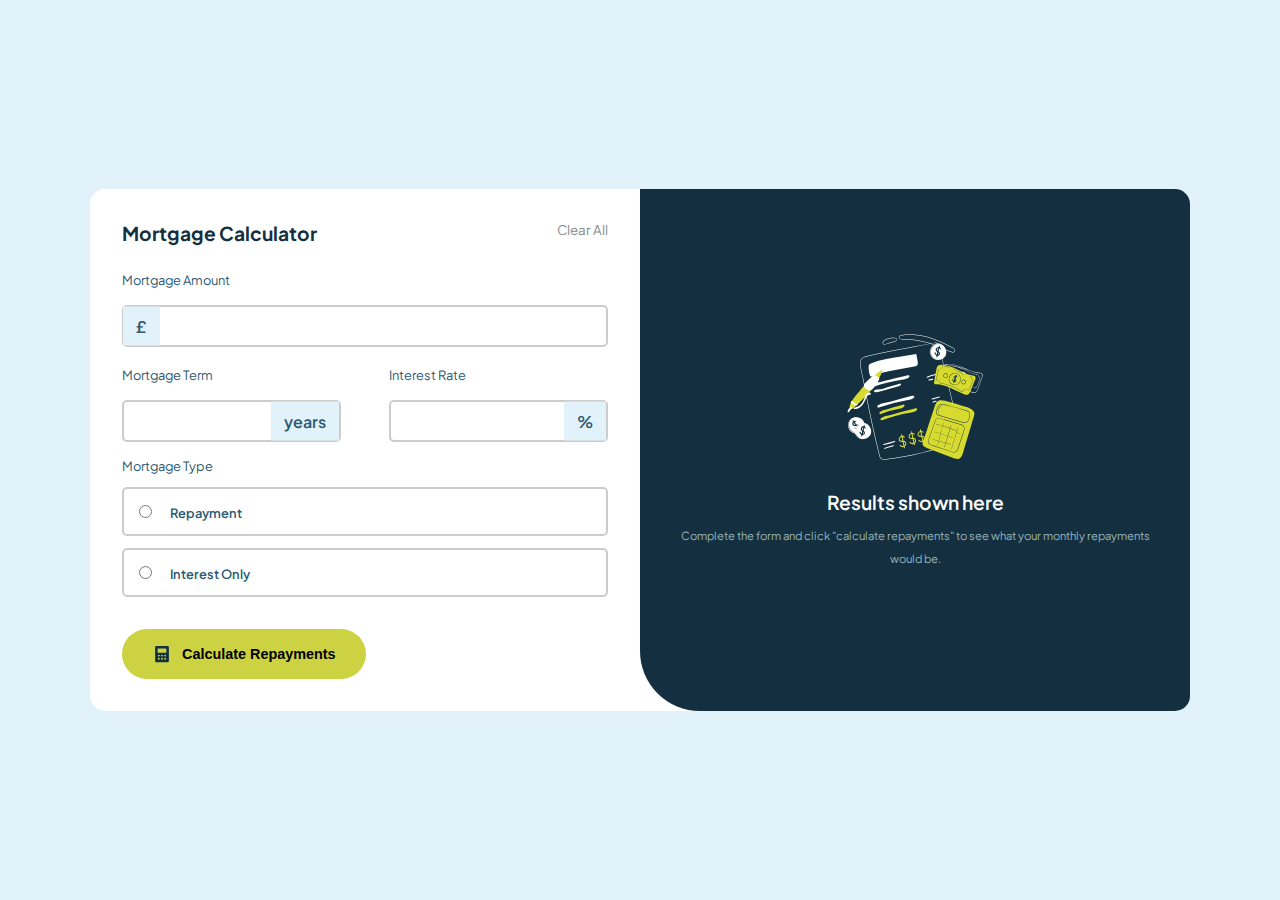
<file: index.html>
<!DOCTYPE html>
<html lang="en">

<head>
    <meta charset="UTF-8">
    <meta name="viewport" content="width=device-width, initial-scale=1.0">
    <title>Mortgage Calculator</title>
    <link rel="stylesheet" href="./index.css">
    <link rel="preconnect" href="https://fonts.googleapis.com">
    <link rel="preconnect" href="https://fonts.gstatic.com" crossorigin>
    <link href="https://fonts.googleapis.com/css2?family=Plus+Jakarta+Sans:ital,wght@0,200..800;1,200..800&display=swap"
        rel="stylesheet">

        <script src="./index.js"></script>
</head>

<body>
    <main>

        <div id="card">

            <div id="content">
                <form id="mortgage-form">
                    <section id="head">

                        <p class="title">Mortgage Calculator</p>
                        <button type="button" class="clear">Clear All</button>

                    </section>

                    <section id="data">
                        <div class="amount">
                            <label for="mortgageAmount">Mortgage Amount</label>

                            <div class="input-wrapper">

                                <input type="number" id="mortgageAmount" name="mortgageAmount">
                                <span class="input-symbol">£</span>
                                <p class="errorMessaje">This field is required</p>
                            </div>
                            

                        </div>

                        <div class="term-interest">
                            <div class="term">
                                <label for="mortgageTerm">Mortgage Term</label>
                                <div class="input-wrapper">
                                    <input type="number" min="0" max="100" id="mortgageTerm" name="mortgageTerm">
                                    <span class="input-symbol">years</span>
                                    <p class="errorMessaje">This field is required</p>
                                </div>
                                
                            </div>

                            <div class="interest">
                                <label for="mortgageInterest">Interest Rate</label>
                                <div class="input-wrapper">
                                    <input type="number" step="0.01" min="0" max="100" id="mortgageInterest"
                                        name="mortgageInterest">
                                    <span class="input-symbol">%</span>
                                    <p class="errorMessaje">This field is required</p>
                                </div>
                                
                            </div>
                        </div>

                        <div class="MortgageType">
                            <label class="mortgage-t">Mortgage Type</label>

                            <div class="input-type">
                                <input type="radio" name="option" id="mortgageType-r" class="mortgagetype" value="Repayment">
                                <label for="mortgageType-r">Repayment</label>
                            </div>

                            <div class="input-type">
                                <input type="radio" name="option" id="mortgageType-i" class="mortgagetype" value="Interest Only">
                                <label for="mortgageType-i">Interest Only</label>
                            </div>

                            <p class="errorMessaje">This field is required</p>
                        </div>
                    </section>

                    <section id="Calculator">
                        <button id="subB">
                            <img src="./images/icon-calculator.svg">
                            Calculate Repayments
                        </button>


                    </section>



                </form>
            </div>

            <div id="result">

                <div class="result-content active" id="empty-result">
                    <img src="./images/illustration-empty.svg">
                    <p class="result-title">Results shown here</p>
                    <p class="result-subtitle">Complete the form and click "calculate repayments" to
                        see what your monthly repayments would be.
                    </p>

                </div>

                  
                <div class="result-content " id="real-result">
                    <p class="result-title">Your results</p>
                    <p class="result-subtitle">

                        Your results are shown bellow based on the information your provided.
                        To adjust the results, edit the form and click "calculate repayments" again.
                    </p>

                    <div class="result">
                        <div class="monthly">
                           
                        </div>

                        <div class="total">
                            
                        </div>
                    </div>

                </div>
            </div>

        </div>

    </main>

</body>

</html>
</file>
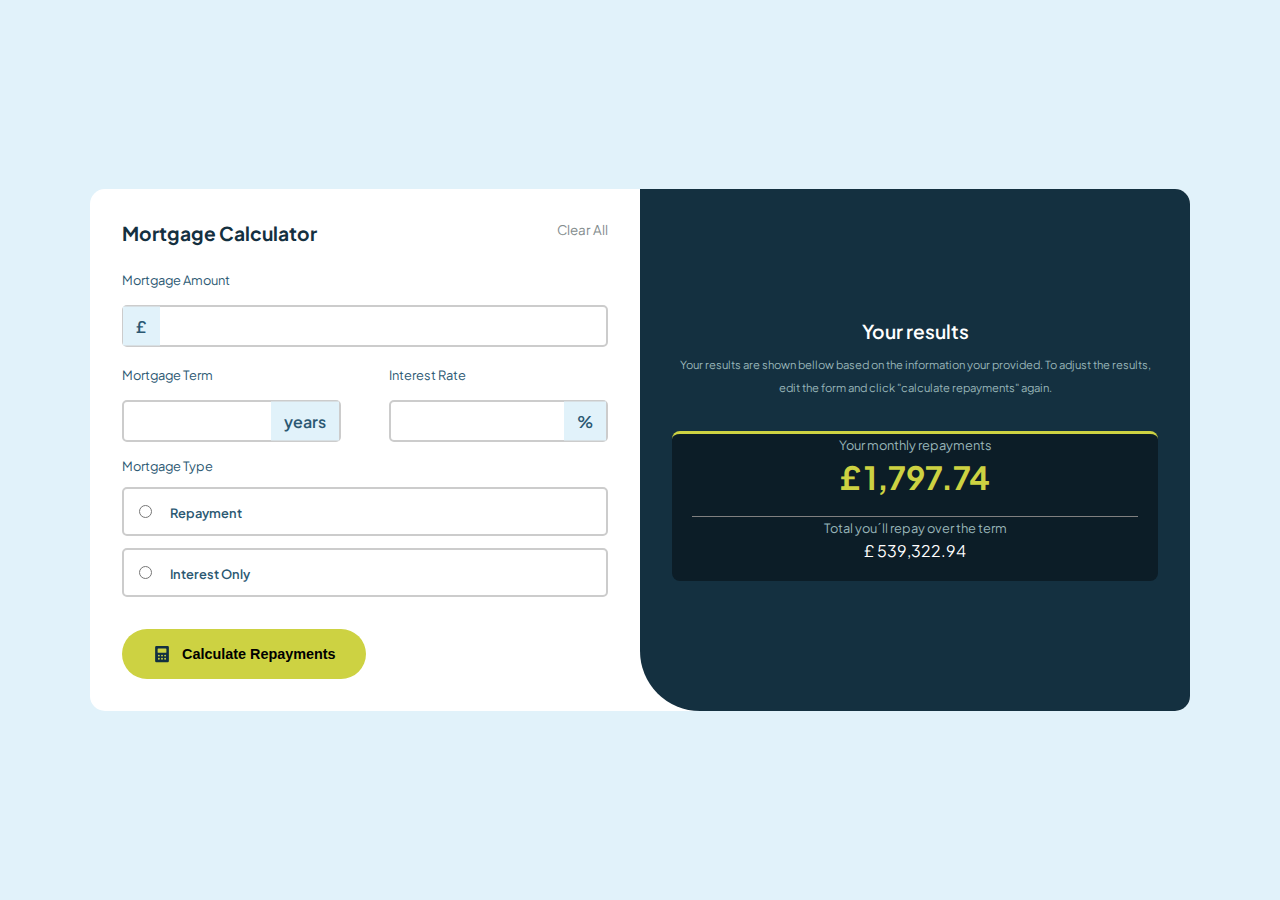
<file: html/index.html>
<!DOCTYPE html>
<html lang="en">

<head>
    <meta charset="UTF-8">
    <meta name="viewport" content="width=device-width, initial-scale=1.0">
    <title>Mortgage Calculator</title>
    <link rel="stylesheet" href="../css/index.css">
    <link rel="preconnect" href="https://fonts.googleapis.com">
    <link rel="preconnect" href="https://fonts.gstatic.com" crossorigin>
    <link href="https://fonts.googleapis.com/css2?family=Plus+Jakarta+Sans:ital,wght@0,200..800;1,200..800&display=swap"
        rel="stylesheet">
</head>

<body>
    <main>

        <div id="card">

            <div id="content">
                <form>
                    <section id="head">

                        <p class="title">Mortgage Calculator</p>
                        <button type="button" class="clear">Clear All</button>

                    </section>

                    <section id="data">
                        <div class="amount">
                            <label for="mortgageAmount">Mortgage Amount</label>

                            <div class="input-wrapper">

                                <input type="number" id="mortgageAmount" name="mortgageAmount">
                                <span class="input-symbol">£</span>

                            </div>

                        </div>

                        <div class="term-interest">
                            <div class="term">
                                <label for="mortgageTerm">Mortgage Term</label>
                                <div class="input-wrapper">
                                    <input type="number" min="0" max="100" id="mortgageTerm" name="mortgageTerm">
                                    <span class="input-symbol">years</span>
                                </div>

                            </div>

                            <div class="interest">
                                <label for="mortgageInterest">Interest Rate</label>
                                <div class="input-wrapper">
                                    <input type="number" step="0.01" min="0" max="100" id="mortgageInterest"
                                        name="mortgageInterest">
                                    <span class="input-symbol">%</span>
                                </div>
                            </div>
                        </div>

                        <div class="MortgageType">
                            <label class="mortgage-t">Mortgage Type</label>

                            <div class="input-type">
                                <input type="radio" name="option" id="mortgageType-r" value="Repayment">
                                <label for="mortgageType-r">Repayment</label>
                            </div>

                            <div class="input-type">
                                <input type="radio" name="option" id="mortgageType-i" value="Repayment">
                                <label for="mortgageType-i">Interest Only</label>
                            </div>
                        </div>
                    </section>

                    <section id="Calculator">
                        <button>
                            <img src="../images/icon-calculator.svg">
                            Calculate Repayments
                        </button>


                    </section>



                </form>
            </div>

            <div id="result">
                <!-- 
                <div class="result-content">
                    <img src="../images/illustration-empty.svg">
                    <p class="result-title">Results shown here</p>
                    <p class="result-subtitle">Complete the form and click "calculate repayments" to
                        see what your monthly repayments would be.
                    </p>

                </div>  -->




                <div class="result-content active">
                    <p class="result-title">Your results</p>
                    <p class="result-subtitle">

                        Your results are shown bellow based on the information your provided.
                        To adjust the results, edit the form and click "calculate repayments" again.
                    </p>

                    <div class="result">
                        <div class="monthly">
                            <p class="result-subtitle">
                                Your monthly repayments
                            </p>
                            <span class="coin">£</span>
                            <span class="quantity">1,797.74</span>
                        </div>

                        <div class="total">
                            <p class="result-subtitle">
                                Total you´ll repay over the term
                            </p>
                            <span class="coin">£</span>
                            <span class="quantity">539,322.94</span>
                        </div>
                    </div>

                </div>
            </div>

        </div>

    </main>

</body>

</html>
</file>
<file: index.css>
/* FUENTES */

@import url('https://fonts.googleapis.com/css2?family=Plus+Jakarta+Sans:ital,wght@0,200..800;1,200..800&display=swap');

* {
    box-sizing: border-box;
    margin: 0;
    padding: 0;
}

body {
    background: #e1f2fa;
    font-family: "Plus Jakarta Sans", sans-serif;
}

main {
    display: flex;
    justify-content: center;
    align-items: center;
    min-height: 100vh;
    padding: clamp(1.2rem, 3vh, 2rem) clamp(1.2rem, 3vw, 2rem);
}

#card {
    display: flex;
    background: white;
    border-radius: 15px;
    height: auto;
    overflow: hidden;
    flex: 1;
    margin: 0;
    max-height: calc(100vh - 4rem);
    max-width: 1100px;
    width: 100%;

}

#content {
    display: flex;
    width: 50%;
    /* Si el contenido es más añto que el contenedor, muestra una barar de scroll vertical */
    overflow-y: auto;
    padding: clamp(1rem, 4vw, 2rem);
    flex-direction: column;
}

/* Result *************************/

#result {
    display: flex;
    width: 50%;
    background-color: #143040;
    color: white;
    padding: clamp(1rem, 6vw, 2rem);
    border-bottom-left-radius: 60px;

}

/* result-content active */
.result-content.active {
    display: flex;
    flex-direction: column;
    align-items: center;
    text-align: center;
    justify-content: center;

}


.result-content.active img {
    width: clamp(9em, 9vw, 17em);
    margin-bottom: 1em;
        
}

.result-title {
    font-weight: 600;
    font-size: 1.2rem;
    margin: 0 !important;
    padding-bottom: 0.5em;
}

.result-subtitle {
    color: #99b6b9;
    font-size: clamp(0.7rem, 0.7vw, 1.5rem);
    line-height: 23px;
    
}

/* result-content  */

/* por defecto se oculta todo */
.result-content {
    display: none;
    flex-direction: column;
}


#real-result.active {

    text-align: left;
    align-items: flex-start;
    justify-content: flex-start;

}

#real-result.active p {

    margin: 1em 0 1em 0;
    line-height: 23px;
}

.result {
    display: flex;
    flex-direction: column;
    margin-top: 2em;
    background-color: #0c1d27;
    padding: 0 20px 20px 20px;
    width: 100%;
    border-radius: 8px;
    border-top: 3px solid #cdd242;
}

.result p {
    font-size: 0.8em;
}

.monthly {
    padding-bottom: 1.2em;
    border-bottom: 1px solid grey;
}

.monthly span {
    color: #cdd242;
    font-size: 2em;
    font-weight: 700;

}




/* Form*************************************/


#content label {
    color: #2b5872;
    font-size: clamp(0.6rem, 1vw, 1rem);
    border-radius: 5px;
}

/* Mensaje error */

.errorMessaje {
    display: none;
}

.errorMessaje.active {
    display: flex;
    flex-direction: column;
    color: red;
    font-size: small;
    margin-bottom: 1.5em;
}

/* Estilos generales input*/
input {
    width: 100%;
    padding: 10px;
    border: 2px solid #ccc;
    border-radius: 5px;
    font-size: 1rem;
    margin-top: 1em;
    margin-bottom: 1em;
    font-weight: 700;
    color: #143040;
}



input:focus {
    border: 2px solid #cdd242;
    outline: none;

}

input.empty {
    border: 2px solid red;
}


.input-symbol.empty {
    background-color: red;
    color: white;
    top: 33.33%;
    transform: translateY(-33.33%);
}

input:focus+.input-symbol.input-symbol.empty {
    background-color: red;
}

input:focus+.input-symbol {
    background-color: #cdd242;
}


/* Ocultar flechas del input number */
#content input::-webkit-outer-spin-button,
#content input::-webkit-inner-spin-button {
    -webkit-appearance: none;
    margin: 0;
}


/* head*************************************/
.title {

    font-weight: 700;
    margin-bottom: 1.2em;
    color: #143040;
    font-size: clamp(1.2rem, 0.7vw, 1.5rem);
}

#head {
    display: flex;
    justify-content: space-between;
}

#head button {
    display: flex;
    border: none;
    background: none;
    font-family: "Plus Jakarta Sans", sans-serif;
    color: #838c8d;
    margin-bottom: 1.2em;
    min-width: fit-content;

}

#head button:hover {
    text-decoration: underline;
    transition-duration: 2ms;
}

/* amount ****************************************/

.input-wrapper {

    position: relative;
    width: 100%;

}



.input-symbol {
    position: absolute;
    top: 50%;
    transform: translateY(-50%);
    padding: 9px 13px;
    background-color: #e1f2fa;
    color: #2b5872;
    font-weight: 600;
}

.amount input {
    padding-left: 40px;
}

.amount span {
    left: 1px;
}


/* term-interest */

.term-interest {
    display: flex;
    flex-direction: row;
    justify-content: space-between;
    gap: 10%;

}

.term,
.interest {
    flex: 1;
}


.term-interest span {
    right: 2px;
}

/* Mortagage type************************************/

.MortgageType {
    display: flex;
    flex-direction: column;

}

.mortgage-t {
    margin-bottom: 1em;
}

.input-type input {
    width: fit-content;
    margin-left: 15px;
    margin-right: 15px;
    accent-color: #d8db2f;

}

.input-type label {
    cursor: pointer;
    font-weight: 600;
}


.input-type {
    border: 2px solid #ccc;
    border-radius: 5px;
    margin-bottom: 0.4em;
    margin-bottom: 0.8em;
}

.input-type:hover {
    background-color: #fafafa;
    border-color: #d8db2f;
}

.input-type:has(input[type="radio"]:checked) {
    background-color: #fafafa;
    border-color: #d8db2f;

}

/* Calculator ******************/

#Calculator {
    display: flex;
    margin-top: 1.2em;
}

#Calculator button {
    display: flex;
    flex-direction: row;
    align-items: center;
    border: none;
    padding: 15px 30px;
    background-color: #cdd242;
    border-radius: 30px;
    transition: all 0.2s ease;
    cursor: pointer;
    font-weight: 600;
    font-size: clamp(0.9rem, 0.7vw, 1.5rem)
}

#Calculator button img {
    width: 20px;
    margin-right: 10px;
}


@media(max-width: 820px) {


    main {
        align-items: normal;
        flex-direction: column;
        height: auto;
        padding: 0;
    }

    #card {
        flex-direction: column;
        max-width: 100vw;
        border-radius: 0px;
        margin: 0;
        max-height: none;
    }

    #content {
        width: 100%;
        overflow-y: none;

    }

    #result {
        width: 100%;
        border-bottom-left-radius: 0px;
        flex-direction: column;

    }


    #head {
        flex-direction: column;
        align-items: flex-start;

    }

    .term-interest {
        flex-direction: column;
    }


    #Calculator {
        justify-content: center;
    }

}
</file>
<file: css/index.css>
/* FUENTES */

@import url('https://fonts.googleapis.com/css2?family=Plus+Jakarta+Sans:ital,wght@0,200..800;1,200..800&display=swap');

* {
    box-sizing: border-box;
    margin: 0;
    padding: 0;
}

body {
    background: #e1f2fa;
    font-family: "Plus Jakarta Sans", sans-serif;
}

main {
    display: flex;
    justify-content: center;
    align-items: center;
    min-height: 100vh;
    padding: clamp(1.2rem, 3vh, 2rem) clamp(1.2rem, 3vw, 2rem);
}

#card {
    display: flex;
    background: white;
    border-radius: 15px;
    height: auto;
    overflow: hidden;
    flex: 1;
    margin: 0;
    max-height: calc(100vh - 4rem);
    max-width: 1100px;
    width: 100%;

}

#content {
    display: flex;
    width: 50%;
    /* Si el contenido es más añto que el contenedor, muestra una barar de scroll vertical */
    overflow-y: auto;
    padding: clamp(1rem, 4vw, 2rem);
    flex-direction: column;
}

/* Result *************************/

#result {
    display: flex;
    width: 50%;
    background-color: #143040;
    color: white;
    padding: clamp(1rem, 6vw, 2rem);
    border-bottom-left-radius: 60px;

}

/* result-content active */
.result-content.active {
    display: flex;
    flex-direction: column;
    align-items: center;
    text-align: center;
    justify-content: center;

}


.result-content.active img {
    width: clamp(9em, 9vw, 17em);
    margin-bottom: 1em;
        
}

.result-title {
    font-weight: 600;
    font-size: 1.2rem;
    margin: 0 !important;
    padding-bottom: 0.5em;
}

.result-subtitle {
    color: #99b6b9;
    font-size: clamp(0.7rem, 0.7vw, 1.5rem);
    line-height: 23px;
    
}

/* result-content  */

/* por defecto se oculta todo */
.result-content {
    display: none;
    flex-direction: column;
}


#real-result.active {

    text-align: left;
    align-items: flex-start;
    justify-content: flex-start;

}

#real-result.active p {

    margin: 1em 0 1em 0;
    line-height: 23px;
}

.result {
    display: flex;
    flex-direction: column;
    margin-top: 2em;
    background-color: #0c1d27;
    padding: 0 20px 20px 20px;
    width: 100%;
    border-radius: 8px;
    border-top: 3px solid #cdd242;
}

.result p {
    font-size: 0.8em;
}

.monthly {
    padding-bottom: 1.2em;
    border-bottom: 1px solid grey;
}

.monthly span {
    color: #cdd242;
    font-size: 2em;
    font-weight: 700;

}




/* Form*************************************/


#content label {
    color: #2b5872;
    font-size: clamp(0.6rem, 1vw, 1rem);
    border-radius: 5px;
}

/* Mensaje error */

.errorMessaje {
    display: none;
}

.errorMessaje.active {
    display: flex;
    flex-direction: column;
    color: red;
    font-size: small;
    margin-bottom: 1.5em;
}

/* Estilos generales input*/
input {
    width: 100%;
    padding: 10px;
    border: 2px solid #ccc;
    border-radius: 5px;
    font-size: 1rem;
    margin-top: 1em;
    margin-bottom: 1em;
    font-weight: 700;
    color: #143040;
}



input:focus {
    border: 2px solid #cdd242;
    outline: none;

}

input.empty {
    border: 2px solid red;
}


.input-symbol.empty {
    background-color: red;
    color: white;
    top: 33.33%;
    transform: translateY(-33.33%);
}

input:focus+.input-symbol.input-symbol.empty {
    background-color: red;
}

input:focus+.input-symbol {
    background-color: #cdd242;
}


/* Ocultar flechas del input number */
#content input::-webkit-outer-spin-button,
#content input::-webkit-inner-spin-button {
    -webkit-appearance: none;
    margin: 0;
}


/* head*************************************/
.title {

    font-weight: 700;
    margin-bottom: 1.2em;
    color: #143040;
    font-size: clamp(1.2rem, 0.7vw, 1.5rem);
}

#head {
    display: flex;
    justify-content: space-between;
}

#head button {
    display: flex;
    border: none;
    background: none;
    font-family: "Plus Jakarta Sans", sans-serif;
    color: #838c8d;
    margin-bottom: 1.2em;
    min-width: fit-content;

}

#head button:hover {
    text-decoration: underline;
    transition-duration: 2ms;
}

/* amount ****************************************/

.input-wrapper {

    position: relative;
    width: 100%;

}



.input-symbol {
    position: absolute;
    top: 50%;
    transform: translateY(-50%);
    padding: 9px 13px;
    background-color: #e1f2fa;
    color: #2b5872;
    font-weight: 600;
}

.amount input {
    padding-left: 40px;
}

.amount span {
    left: 1px;
}


/* term-interest */

.term-interest {
    display: flex;
    flex-direction: row;
    justify-content: space-between;
    gap: 10%;

}

.term,
.interest {
    flex: 1;
}


.term-interest span {
    right: 2px;
}

/* Mortagage type************************************/

.MortgageType {
    display: flex;
    flex-direction: column;

}

.mortgage-t {
    margin-bottom: 1em;
}

.input-type input {
    width: fit-content;
    margin-left: 15px;
    margin-right: 15px;
    accent-color: #d8db2f;

}

.input-type label {
    cursor: pointer;
    font-weight: 600;
}


.input-type {
    border: 2px solid #ccc;
    border-radius: 5px;
    margin-bottom: 0.4em;
    margin-bottom: 0.8em;
}

.input-type:hover {
    background-color: #fafafa;
    border-color: #d8db2f;
}

.input-type:has(input[type="radio"]:checked) {
    background-color: #fafafa;
    border-color: #d8db2f;

}

/* Calculator ******************/

#Calculator {
    display: flex;
    margin-top: 1.2em;
}

#Calculator button {
    display: flex;
    flex-direction: row;
    align-items: center;
    border: none;
    padding: 15px 30px;
    background-color: #cdd242;
    border-radius: 30px;
    transition: all 0.2s ease;
    cursor: pointer;
    font-weight: 600;
    font-size: clamp(0.9rem, 0.7vw, 1.5rem)
}

#Calculator button img {
    width: 20px;
    margin-right: 10px;
}


@media(max-width: 820px) {


    main {
        align-items: normal;
        flex-direction: column;
        height: auto;
        padding: 0;
    }

    #card {
        flex-direction: column;
        max-width: 100vw;
        border-radius: 0px;
        margin: 0;
        max-height: none;
    }

    #content {
        width: 100%;
        overflow-y: none;

    }

    #result {
        width: 100%;
        border-bottom-left-radius: 0px;
        flex-direction: column;

    }


    #head {
        flex-direction: column;
        align-items: flex-start;

    }

    .term-interest {
        flex-direction: column;
    }


    #Calculator {
        justify-content: center;
    }

}
</file>
